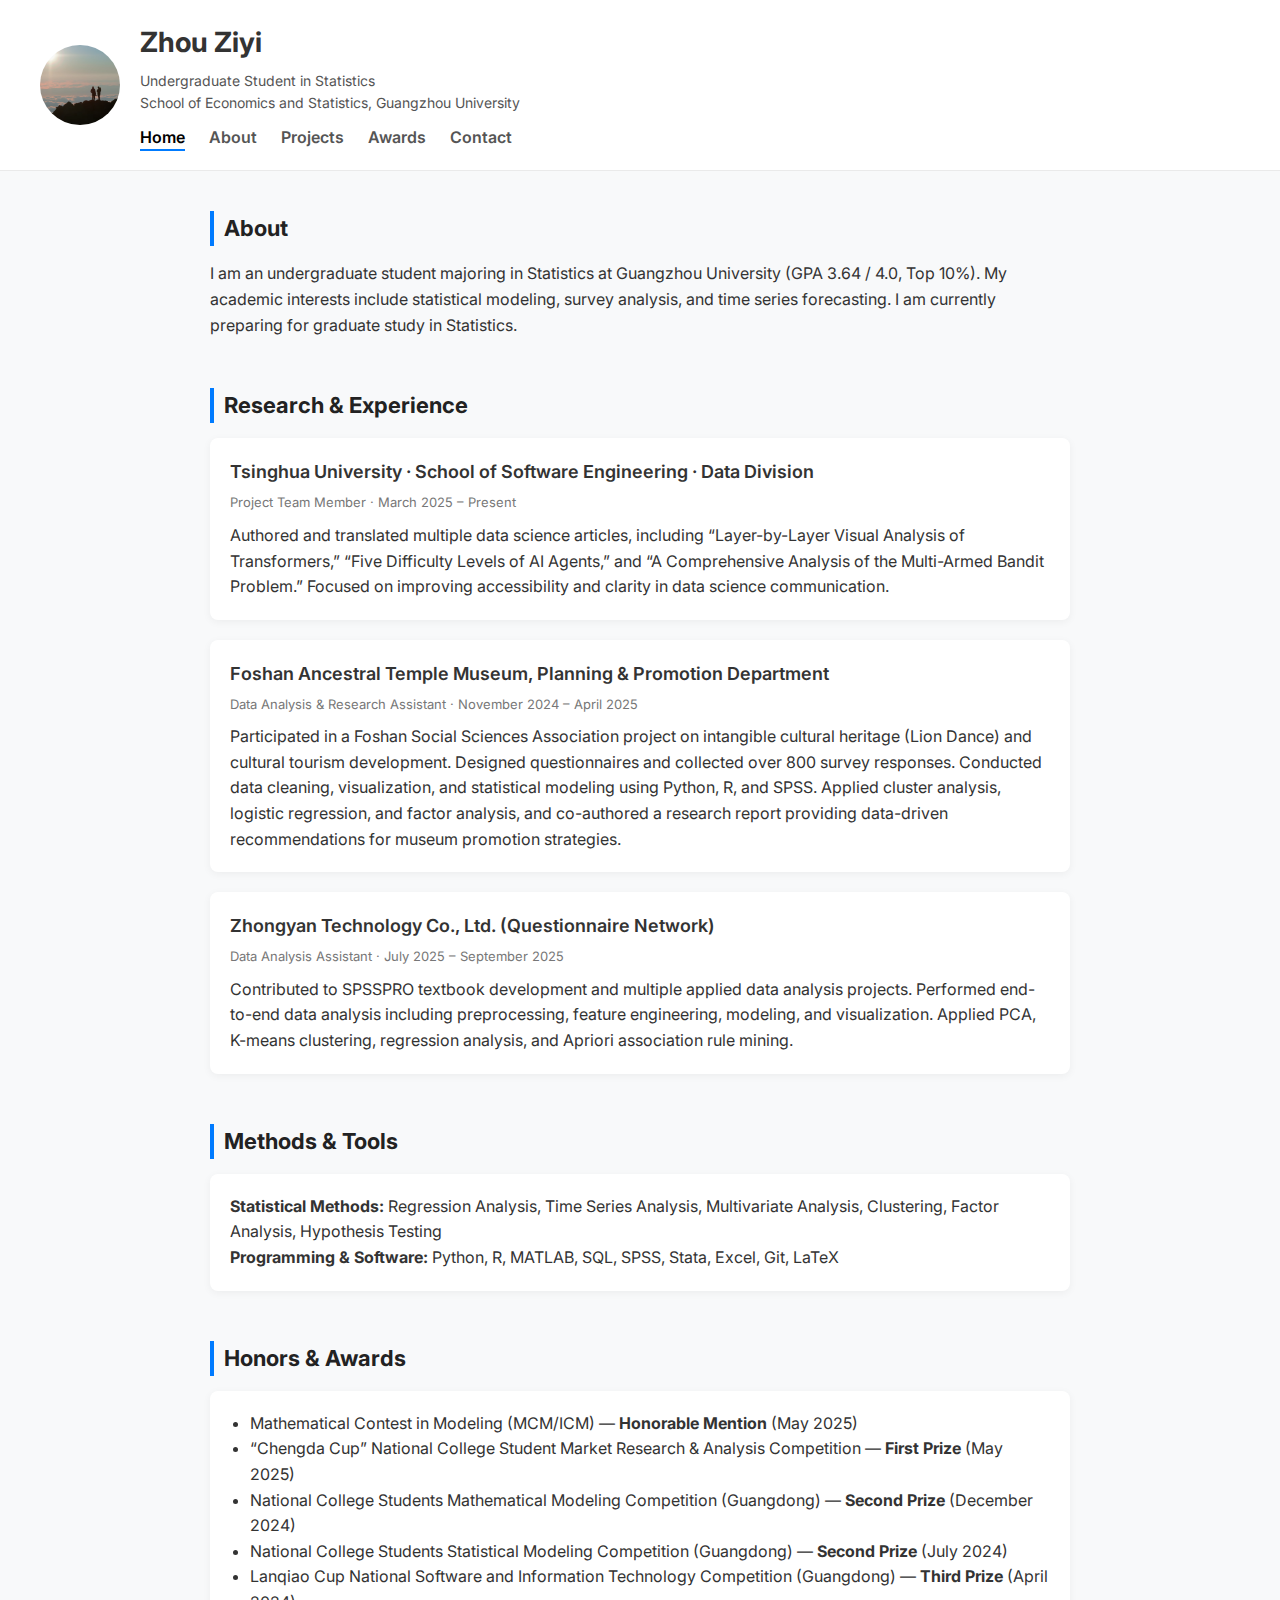
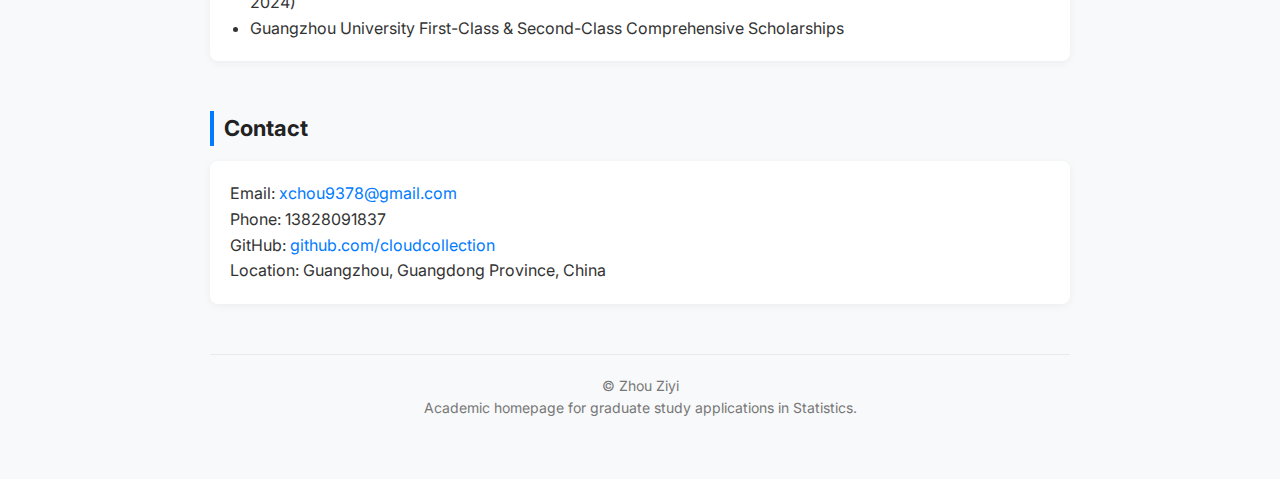
<file: index.html>
<!DOCTYPE html>
<html lang="en">
<head>
<meta charset="UTF-8">
<title>Zhou Ziyi | Statistics</title>
<meta name="viewport" content="width=device-width, initial-scale=1.0">
<meta name="description" content="Zhou Ziyi, undergraduate student in Statistics at Guangzhou University, with research interests in statistical modeling, survey analysis, and time series analysis.">
<link href="https://fonts.googleapis.com/css2?family=Inter:wght@400;600;700&display=swap" rel="stylesheet">
<style>
  /* 原样式不变 */
  * { margin:0; padding:0; box-sizing:border-box; font-family: 'Inter', sans-serif; }
  body { line-height:1.6; background:#f8f9fa; color:#333; }
  a { text-decoration:none; color:#007bff; }
  a:hover { text-decoration:underline; }

  header { display:flex; align-items:center; padding:20px 40px; background:#fff; border-bottom:1px solid #eaeaea; }
  header .photo { width:80px; height:80px; border-radius:50%; object-fit:cover; }
  header .info { margin-left:20px; }
  header .info h1 { font-size:28px; font-weight:700; margin-bottom:5px; }
  header .info p { font-size:14px; color:#555; }
  header nav { margin-top:10px; }
  header nav a { margin-right:20px; font-weight:600; color:#555; }
  header nav a.active { color:#000; border-bottom:2px solid #007bff; padding-bottom:2px; }

  .container { max-width:900px; margin:40px auto; padding:0 20px; }

  section { margin-bottom:50px; }
  section h2 { font-size:22px; font-weight:700; color:#222; margin-bottom:15px; border-left:4px solid #007bff; padding-left:10px; }

  .card { background:#fff; padding:20px; margin-bottom:20px; border-radius:8px; box-shadow:0 2px 8px rgba(0,0,0,0.05); }
  .card h3 { font-size:18px; font-weight:600; margin-bottom:5px; }
  .card .meta { font-size:13px; color:#777; margin-bottom:10px; }
  .card ul { list-style-type: disc; padding-left:20px; }

  footer { text-align:center; padding:20px; font-size:14px; color:#777; border-top:1px solid #eaeaea; }
</style>
</head>

<body>

<header>
  <img src="assets/ziyi_photo.jpg" alt="Zhou Ziyi" class="photo">
  <div class="info">
    <h1>Zhou Ziyi</h1>
    <p>
      Undergraduate Student in Statistics<br>
      School of Economics and Statistics, Guangzhou University
    </p>
    <nav>
      <a href="index.html" class="active">Home</a>
      <a href="about.html">About</a>
      <a href="projects.html">Projects</a>
      <a href="awards.html">Awards</a>
      <a href="contact.html">Contact</a>
    </nav>
  </div>
</header>

<main class="container">

<!-- About Section -->
<section id="about">
  <h2>About</h2>
  <p>
    I am an undergraduate student majoring in Statistics at Guangzhou University (GPA 3.64 / 4.0, Top 10%). 
    My academic interests include statistical modeling, survey analysis, and time series forecasting. 
    I am currently preparing for graduate study in Statistics.
  </p>
</section>

<!-- Research & Experience Section -->
<section id="experience">
  <h2>Research & Experience</h2>

  <div class="card">
    <h3>Tsinghua University · School of Software Engineering · Data Division</h3>
    <p class="meta">Project Team Member · March 2025 – Present</p>
    <p>
      Authored and translated multiple data science articles, including 
      “Layer-by-Layer Visual Analysis of Transformers,” 
      “Five Difficulty Levels of AI Agents,” and 
      “A Comprehensive Analysis of the Multi-Armed Bandit Problem.” 
      Focused on improving accessibility and clarity in data science communication.
    </p>
  </div>

  <div class="card">
    <h3>Foshan Ancestral Temple Museum, Planning & Promotion Department</h3>
    <p class="meta">Data Analysis & Research Assistant · November 2024 – April 2025</p>
    <p>
      Participated in a Foshan Social Sciences Association project on intangible cultural heritage (Lion Dance) 
      and cultural tourism development. Designed questionnaires and collected over 800 survey responses. 
      Conducted data cleaning, visualization, and statistical modeling using Python, R, and SPSS. 
      Applied cluster analysis, logistic regression, and factor analysis, and co-authored a research report 
      providing data-driven recommendations for museum promotion strategies.
    </p>
  </div>

  <div class="card">
    <h3>Zhongyan Technology Co., Ltd. (Questionnaire Network)</h3>
    <p class="meta">Data Analysis Assistant · July 2025 – September 2025</p>
    <p>
      Contributed to SPSSPRO textbook development and multiple applied data analysis projects. 
      Performed end-to-end data analysis including preprocessing, feature engineering, modeling, 
      and visualization. Applied PCA, K-means clustering, regression analysis, and Apriori association rule mining.
    </p>
  </div>
</section>

<!-- Methods Section -->
<section id="methods">
  <h2>Methods & Tools</h2>
  <div class="card">
    <p>
      <strong>Statistical Methods:</strong> Regression Analysis, Time Series Analysis, Multivariate Analysis, 
      Clustering, Factor Analysis, Hypothesis Testing
    </p>
    <p>
      <strong>Programming & Software:</strong> Python, R, MATLAB, SQL, SPSS, Stata, Excel, Git, LaTeX
    </p>
  </div>
</section>

<!-- Honors Section -->
<section id="honors">
  <h2>Honors & Awards</h2>
  <div class="card">
    <ul>
      <li>Mathematical Contest in Modeling (MCM/ICM) — <strong>Honorable Mention</strong> (May 2025)</li>
      <li>“Chengda Cup” National College Student Market Research & Analysis Competition — <strong>First Prize</strong> (May 2025)</li>
      <li>National College Students Mathematical Modeling Competition (Guangdong) — <strong>Second Prize</strong> (December 2024)</li>
      <li>National College Students Statistical Modeling Competition (Guangdong) — <strong>Second Prize</strong> (July 2024)</li>
      <li>Lanqiao Cup National Software and Information Technology Competition (Guangdong) — <strong>Third Prize</strong> (April 2024)</li>
      <li>Guangzhou University First-Class & Second-Class Comprehensive Scholarships</li>
    </ul>
  </div>
</section>

<!-- Contact Section -->
<section id="contact">
  <h2>Contact</h2>
  <div class="card">
    <p>Email: <a href="mailto:xchou9378@gmail.com">xchou9378@gmail.com</a></p>
    <p>Phone: 13828091837</p>
    <p>GitHub: <a href="https://github.com/cloudcollection" target="_blank">github.com/cloudcollection</a></p>
    <p>Location: Guangzhou, Guangdong Province, China</p>
  </div>
</section>

<footer>
  <p>© Zhou Ziyi</p>
  <p>Academic homepage for graduate study applications in Statistics.</p>
</footer>

</main>
</body>
</html>
</file>
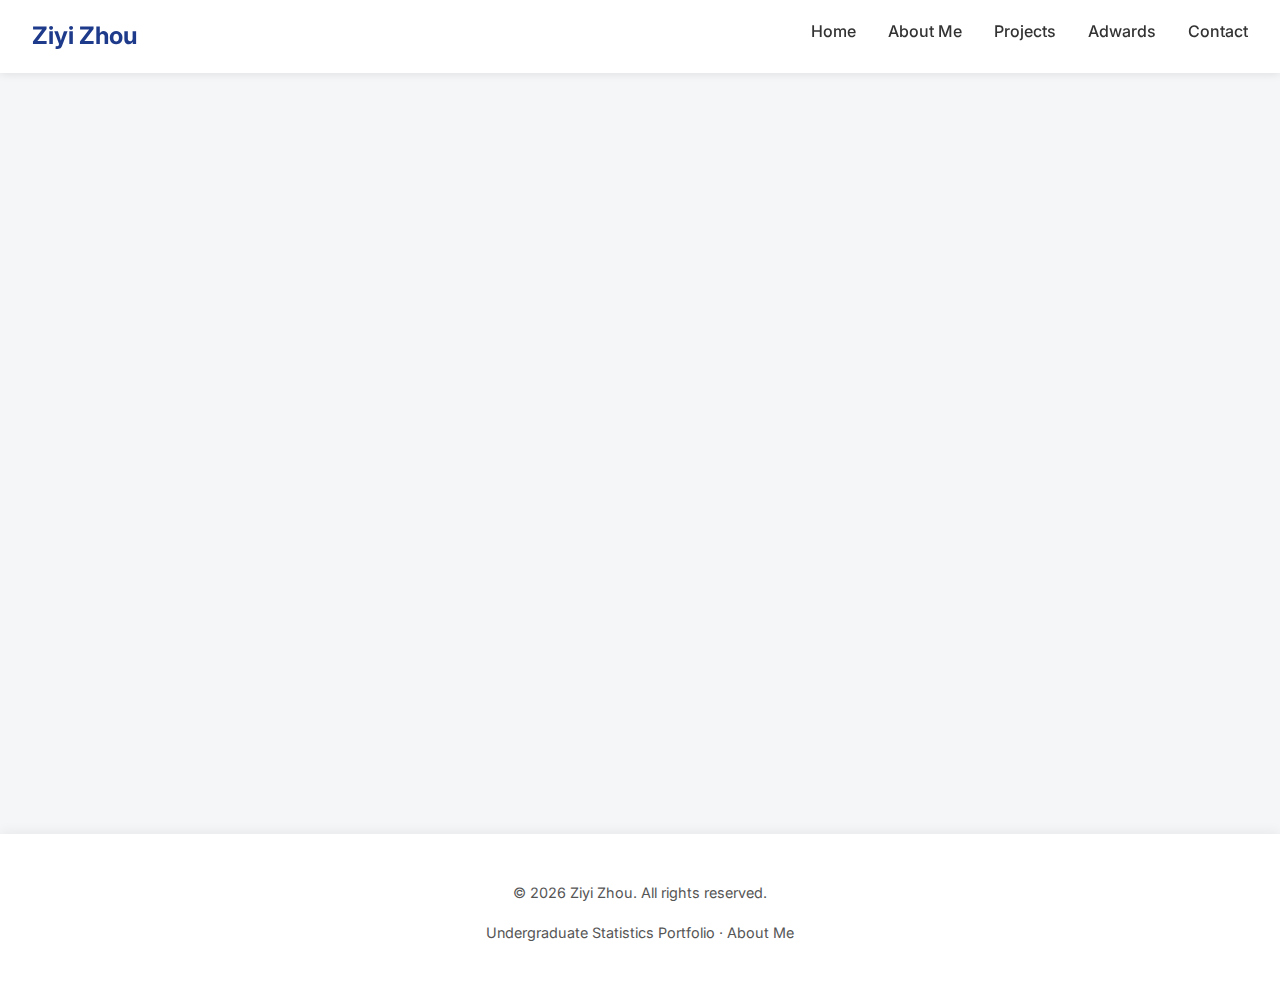
<file: about.html>
<!DOCTYPE html>
<html lang="en">
<head>
<meta charset="UTF-8">
<meta name="viewport" content="width=device-width, initial-scale=1.0">
<title>About Me | Ziyi Zhou</title>
<link href="https://fonts.googleapis.com/css2?family=Inter:wght@300;400;500;600;700&display=swap" rel="stylesheet">
<style>
  /* 全局样式 */
  body {
    margin:0; font-family:'Inter',sans-serif; line-height:1.7; background:#f4f6f8; color:#333;
  }
  a { text-decoration:none; color:inherit; }
  header { background:#fff; box-shadow:0 2px 8px rgba(0,0,0,0.08); display:flex; justify-content:space-between; align-items:center; padding:1rem 2rem; position:sticky; top:0; z-index:10; }
  header .logo { font-weight:700; font-size:1.5rem; color:#1e3a8a; }
  nav ul { display:flex; gap:2rem; list-style:none; margin:0; padding:0; }
  nav ul li a { font-weight:500; color:#333; transition:color 0.2s; }
  nav ul li a:hover { color:#1e3a8a; }

  /* 主体布局 */
  main { max-width:1200px; margin:4rem auto; padding:0 1rem; display:grid; grid-template-columns:1fr 1fr; gap:2rem; }
  @media(max-width:900px){ main{grid-template-columns:1fr;} }

  /* 卡片风格 */
  .card {
    background:#fff; border-radius:16px; padding:2rem; box-shadow:0 10px 20px rgba(0,0,0,0.08);
    transition:transform 0.3s, box-shadow 0.3s; opacity:0; transform:translateY(30px); animation:fadeInUp 0.6s forwards;
  }
  .card:hover { transform:translateY(-5px); box-shadow:0 16px 36px rgba(0,0,0,0.12); }
  @keyframes fadeInUp { to{opacity:1; transform:translateY(0);} }

  /* 头像 */
  .profile-avatar { width:180px; height:180px; border-radius:50%; object-fit:cover; border:4px solid #1e3a8a; box-shadow:0 8px 18px rgba(0,0,0,0.15); display:block; margin:0 auto 1rem; opacity:0; animation:fadeInScale 0.8s forwards; }
  .avatar-circle { width:180px; height:180px; border-radius:50%; background:#1e3a8a; color:#fff; display:flex; align-items:center; justify-content:center; font-size:3rem; margin:0 auto 1rem; box-shadow:0 8px 18px rgba(0,0,0,0.15); }
  @keyframes fadeInScale { to{opacity:1; transform:scale(1);} }

  /* 标题和文本 */
  h1 { font-size:2rem; margin:0.5rem 0; color:#111; }
  h2 { font-size:1.5rem; margin:1rem 0; color:#1e3a8a; }
  p { margin-bottom:1rem; }
  ul { padding-left:1.2rem; }
  li { margin-bottom:0.6rem; }
  blockquote { font-style:italic; color:#555; border-left:4px solid #1e3a8a; padding-left:1rem; background:#f6f7fb; border-radius:12px; margin:2rem 0; }

  /* 教育卡片 */
  .edu-logo { width:60px; height:60px; border-radius:50%; object-fit:cover; border:2px solid #1e3a8a; margin-right:0.5rem; transition:transform 0.3s; }
  .edu-logo:hover { transform:scale(1.1); }
  .edu-header { display:flex; align-items:center; margin-bottom:1rem; }

  /* Footer */
  footer { padding:2rem 0; text-align:center; background:#fff; box-shadow:0 -2px 12px rgba(0,0,0,0.06); color:#555; font-size:0.9rem; margin-top:4rem; }

</style>
</head>
<body>
<header>
  <a href="index.html" class="logo">Ziyi Zhou</a>
  <nav>
    <ul>
      <li><a href="index.html">Home</a></li>
      <li><a href="about.html">About Me</a></li>
      <li><a href="projects.html">Projects</a></li>
      <li><a href="adwards.html">Adwards</a></li>
      <li><a href="contact.html">Contact</a></li>
    </ul>
  </nav>
</header>

<main>
  <!-- 左侧简介卡片 -->
  <div class="card">
    <img src="assets/images/avatar.jpg" alt="Ziyi Zhou" class="profile-avatar" onerror="this.style.display='none'; this.nextElementSibling.style.display='flex';">
    <div class="avatar-circle" style="display:none;">ZZ</div>
    <h1>Ziyi Zhou</h1>
    <p>Undergraduate in Statistics · Data Analysis Enthusiast</p>
    <p>Focused on data analysis, Bayesian statistics, and visualization. I aim to extract insights from complex datasets and present them clearly.</p>
    <blockquote>
      Data does not lie, but it requires proper interpretation. Statistical methods help us extract valuable information from uncertainty and make better-informed decisions.
    </blockquote>
  </div>

  <!-- 右侧教育和研究兴趣卡片 -->
  <div class="card">
    <h2>Education</h2>
    <div class="edu-header">
      <img src="assets/images/gzhu-logo.png" alt="Guangzhou University Logo" class="edu-logo" onerror="this.style.display='none';">
      <div>
        <strong>B.Sc. in Statistics</strong><br>
        Guangzhou University · 2022 - 2026 (Expected)
      </div>
    </div>
    <p>Courses: Probability & Statistics, Regression Analysis, Multivariate Analysis, Time Series Analysis, R & Python Data Analysis, Bayesian Statistics, Experimental Design.</p>

    <h2>Research Interests</h2>
    <ul>
      <li><strong>Bayesian Statistics</strong>: Probabilistic modeling and inference using prior knowledge and data.</li>
      <li><strong>Data Visualization</strong>: Clear charts using R/ggplot2 & Python/Matplotlib.</li>
      <li><strong>Programming & Data Processing</strong>: Proficient in R (tidyverse) & Python (pandas, NumPy, scikit-learn).</li>
      <li><strong>Experimental Design & Hypothesis Testing</strong>: Designing experiments and applying statistical tests.</li>
    </ul>
  </div>
</main>

<footer>
  <p>© <span id="year"></span> Ziyi Zhou. All rights reserved.</p>
  <p>Undergraduate Statistics Portfolio · About Me</p>
</footer>

<script>
  document.getElementById('year').textContent = new Date().getFullYear();
</script>
</body>
</html>
</file>
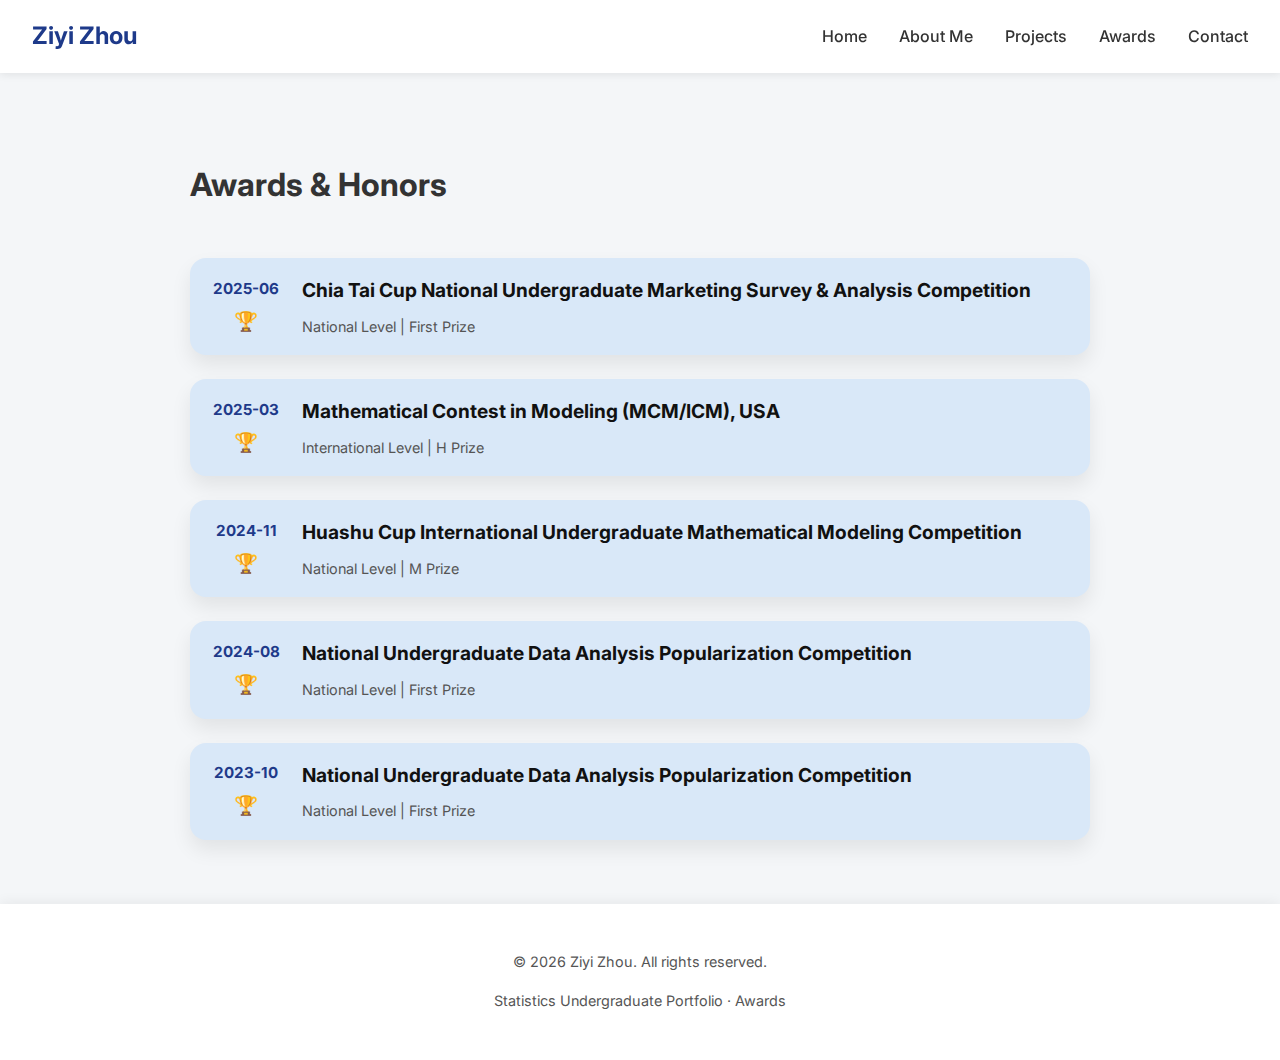
<file: adwards.html>
<!DOCTYPE html>
<html lang="en">
<head>
<meta charset="UTF-8">
<meta name="viewport" content="width=device-width, initial-scale=1.0">
<title>Awards | Ziyi Zhou</title>
<link href="https://fonts.googleapis.com/css2?family=Inter:wght@300;400;500;600;700&display=swap" rel="stylesheet">
<style>
  body {
    margin:0; font-family:'Inter',sans-serif; line-height:1.7; background:#f4f6f8; color:#333;
  }
  a { text-decoration:none; color:inherit; }

  header { background:#fff; box-shadow:0 2px 8px rgba(0,0,0,0.08); display:flex; justify-content:space-between; align-items:center; padding:1rem 2rem; position:sticky; top:0; z-index:10; }
  header .logo { font-weight:700; font-size:1.5rem; color:#1e3a8a; }
  nav ul { display:flex; gap:2rem; list-style:none; margin:0; padding:0; }
  nav ul li a { font-weight:500; color:#333; transition:color 0.2s; }
  nav ul li a:hover { color:#1e3a8a; }

  main { max-width:900px; margin:4rem auto; padding:0 1rem; display:flex; flex-direction:column; gap:1.5rem; }

  .card {
    background:#d9e8f8; border-radius:16px; padding:1rem; box-shadow:0 10px 20px rgba(0,0,0,0.08);
    display:flex; gap:1rem; align-items:center;
    opacity:0; transform:translateY(30px);
    transition:transform 0.5s, box-shadow 0.5s, opacity 0.5s;
  }
  .card.visible { opacity:1; transform:translateY(0);}
  .card:hover { transform:translateY(-5px); box-shadow:0 16px 36px rgba(0,0,0,0.12); }

  .card .time {
    min-width:80px;
    font-weight:700;
    text-align:center;
    color:#1e3a8a;
    font-size:0.95rem;
    display:flex;
    flex-direction:column;
    align-items:center;
    justify-content:center;
  }
  .card .time .trophy { font-size:1.2rem; margin-top:0.2rem; }

  .card .content h2 { margin:0 0 0.5rem 0; font-size:1.2rem; color:#111; }
  .card .content .meta { font-size:0.9rem; color:#555; }

  footer { padding:2rem 0; text-align:center; background:#fff; box-shadow:0 -2px 12px rgba(0,0,0,0.06); color:#555; font-size:0.9rem; margin-top:4rem; }

  @media(max-width:600px){
    header { padding:1rem; }
    main { padding:0 1rem; }
    .card { flex-direction:column; align-items:flex-start; }
    .card .time { min-width:auto; flex-direction:row; gap:0.5rem; }
  }
</style>
</head>
<body>
<header>
  <a href="index.html" class="logo">Ziyi Zhou</a>
  <nav>
    <ul>
      <li><a href="index.html">Home</a></li>
      <li><a href="about.html">About Me</a></li>
      <li><a href="projects.html">Projects</a></li>
      <li><a href="awards.html">Awards</a></li>
      <li><a href="contact.html">Contact</a></li>
    </ul>
  </nav>
</header>

<main>
  <h1>Awards & Honors</h1>

  <!-- Example Award Card -->
  <div class="card">
    <div class="time">
      2025-06
      <div class="trophy">🏆</div>
    </div>
    <div class="content">
      <h2>Chia Tai Cup National Undergraduate Marketing Survey & Analysis Competition</h2>
      <div class="meta">National Level | First Prize</div>
    </div>
  </div>

  <div class="card">
    <div class="time">
      2025-03
      <div class="trophy">🏆</div>
    </div>
    <div class="content">
      <h2>Mathematical Contest in Modeling (MCM/ICM), USA</h2>
      <div class="meta">International Level | H Prize</div>
    </div>
  </div>

  <div class="card">
    <div class="time">
      2024-11
      <div class="trophy">🏆</div>
    </div>
    <div class="content">
      <h2>Huashu Cup International Undergraduate Mathematical Modeling Competition</h2>
      <div class="meta">National Level | M Prize</div>
    </div>
  </div>

  <div class="card">
    <div class="time">
      2024-08
      <div class="trophy">🏆</div>
    </div>
    <div class="content">
      <h2>National Undergraduate Data Analysis Popularization Competition</h2>
      <div class="meta">National Level | First Prize</div>
    </div>
  </div>

  <div class="card">
    <div class="time">
      2023-10
      <div class="trophy">🏆</div>
    </div>
    <div class="content">
      <h2>National Undergraduate Data Analysis Popularization Competition</h2>
      <div class="meta">National Level | First Prize</div>
    </div>
  </div>

</main>

<footer>
  <p>© <span id="year"></span> Ziyi Zhou. All rights reserved.</p>
  <p>Statistics Undergraduate Portfolio · Awards</p>
</footer>

<script>
  document.getElementById('year').textContent = new Date().getFullYear();

  const cards = document.querySelectorAll('.card');
  const observer = new IntersectionObserver(entries => {
    entries.forEach(entry => {
      if(entry.isIntersecting){
        entry.target.classList.add('visible');
        observer.unobserve(entry.target);
      }
    });
  }, {threshold:0.2});
  cards.forEach(card => observer.observe(card));
</script>
</body>
</html>
</file>
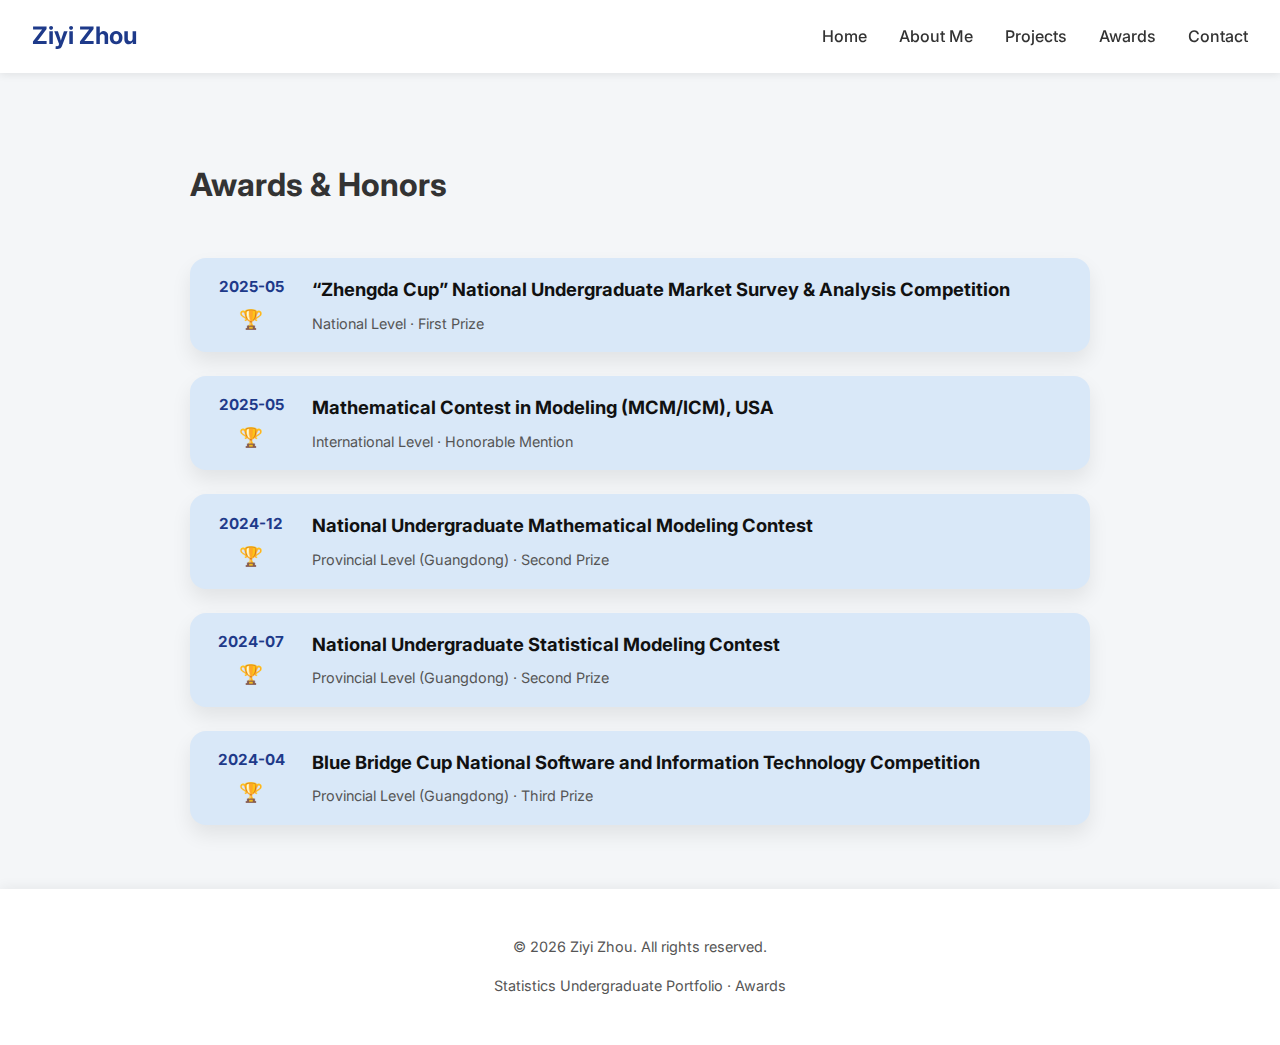
<file: awards.html>
<!DOCTYPE html>
<html lang="en">
<head>
<meta charset="UTF-8">
<meta name="viewport" content="width=device-width, initial-scale=1.0">
<title>Awards | Ziyi Zhou</title>
<link href="https://fonts.googleapis.com/css2?family=Inter:wght@300;400;500;600;700&display=swap" rel="stylesheet">
<style>
  body {
    margin:0; font-family:'Inter',sans-serif; line-height:1.7; background:#f4f6f8; color:#333;
  }
  a { text-decoration:none; color:inherit; }

  header {
    background:#fff;
    box-shadow:0 2px 8px rgba(0,0,0,0.08);
    display:flex;
    justify-content:space-between;
    align-items:center;
    padding:1rem 2rem;
    position:sticky;
    top:0;
    z-index:10;
  }
  header .logo { font-weight:700; font-size:1.5rem; color:#1e3a8a; }
  nav ul { display:flex; gap:2rem; list-style:none; margin:0; padding:0; }
  nav ul li a { font-weight:500; color:#333; transition:color 0.2s; }
  nav ul li a:hover { color:#1e3a8a; }

  main {
    max-width:900px;
    margin:4rem auto;
    padding:0 1rem;
    display:flex;
    flex-direction:column;
    gap:1.5rem;
  }

  .card {
    background:#d9e8f8;
    border-radius:16px;
    padding:1rem;
    box-shadow:0 10px 20px rgba(0,0,0,0.08);
    display:flex;
    gap:1rem;
    align-items:center;
    opacity:0;
    transform:translateY(30px);
    transition:transform 0.5s, box-shadow 0.5s, opacity 0.5s;
  }
  .card.visible { opacity:1; transform:translateY(0); }
  .card:hover { transform:translateY(-5px); box-shadow:0 16px 36px rgba(0,0,0,0.12); }

  .card .time {
    min-width:90px;
    font-weight:700;
    text-align:center;
    color:#1e3a8a;
    font-size:0.95rem;
    display:flex;
    flex-direction:column;
    align-items:center;
    justify-content:center;
  }
  .card .time .trophy { font-size:1.2rem; margin-top:0.2rem; }

  .card .content h2 {
    margin:0 0 0.4rem 0;
    font-size:1.15rem;
    color:#111;
  }
  .card .content .meta {
    font-size:0.9rem;
    color:#555;
  }

  footer {
    padding:2rem 0;
    text-align:center;
    background:#fff;
    box-shadow:0 -2px 12px rgba(0,0,0,0.06);
    color:#555;
    font-size:0.9rem;
    margin-top:4rem;
  }

  @media(max-width:600px){
    header { padding:1rem; }
    .card { flex-direction:column; align-items:flex-start; }
    .card .time { min-width:auto; flex-direction:row; gap:0.5rem; }
  }
</style>
</head>
<body>

<header>
  <a href="index.html" class="logo">Ziyi Zhou</a>
  <nav>
    <ul>
      <li><a href="index.html">Home</a></li>
      <li><a href="about.html">About Me</a></li>
      <li><a href="projects.html">Projects</a></li>
      <li><a href="awards.html">Awards</a></li>
      <li><a href="contact.html">Contact</a></li>
    </ul>
  </nav>
</header>

<main>
  <h1>Awards & Honors</h1>

  <!-- Chia Tai Cup -->
  <div class="card">
    <div class="time">
      2025-05
      <div class="trophy">🏆</div>
    </div>
    <div class="content">
      <h2>“Zhengda Cup” National Undergraduate Market Survey & Analysis Competition</h2>
      <div class="meta">National Level · First Prize</div>
    </div>
  </div>

  <!-- MCM/ICM -->
  <div class="card">
    <div class="time">
      2025-05
      <div class="trophy">🏆</div>
    </div>
    <div class="content">
      <h2>Mathematical Contest in Modeling (MCM/ICM), USA</h2>
      <div class="meta">International Level · Honorable Mention</div>
    </div>
  </div>

  <!-- National Mathematical Modeling -->
  <div class="card">
    <div class="time">
      2024-12
      <div class="trophy">🏆</div>
    </div>
    <div class="content">
      <h2>National Undergraduate Mathematical Modeling Contest</h2>
      <div class="meta">Provincial Level (Guangdong) · Second Prize</div>
    </div>
  </div>

  <!-- Statistical Modeling -->
  <div class="card">
    <div class="time">
      2024-07
      <div class="trophy">🏆</div>
    </div>
    <div class="content">
      <h2>National Undergraduate Statistical Modeling Contest</h2>
      <div class="meta">Provincial Level (Guangdong) · Second Prize</div>
    </div>
  </div>

  <!-- Blue Bridge Cup -->
  <div class="card">
    <div class="time">
      2024-04
      <div class="trophy">🏆</div>
    </div>
    <div class="content">
      <h2>Blue Bridge Cup National Software and Information Technology Competition</h2>
      <div class="meta">Provincial Level (Guangdong) · Third Prize</div>
    </div>
  </div>

</main>

<footer>
  <p>© <span id="year"></span> Ziyi Zhou. All rights reserved.</p>
  <p>Statistics Undergraduate Portfolio · Awards</p>
</footer>

<script>
  document.getElementById('year').textContent = new Date().getFullYear();

  const cards = document.querySelectorAll('.card');
  const observer = new IntersectionObserver(entries => {
    entries.forEach(entry => {
      if(entry.isIntersecting){
        entry.target.classList.add('visible');
        observer.unobserve(entry.target);
      }
    });
  }, { threshold: 0.2 });

  cards.forEach(card => observer.observe(card));
</script>

</body>
</html>
</file>
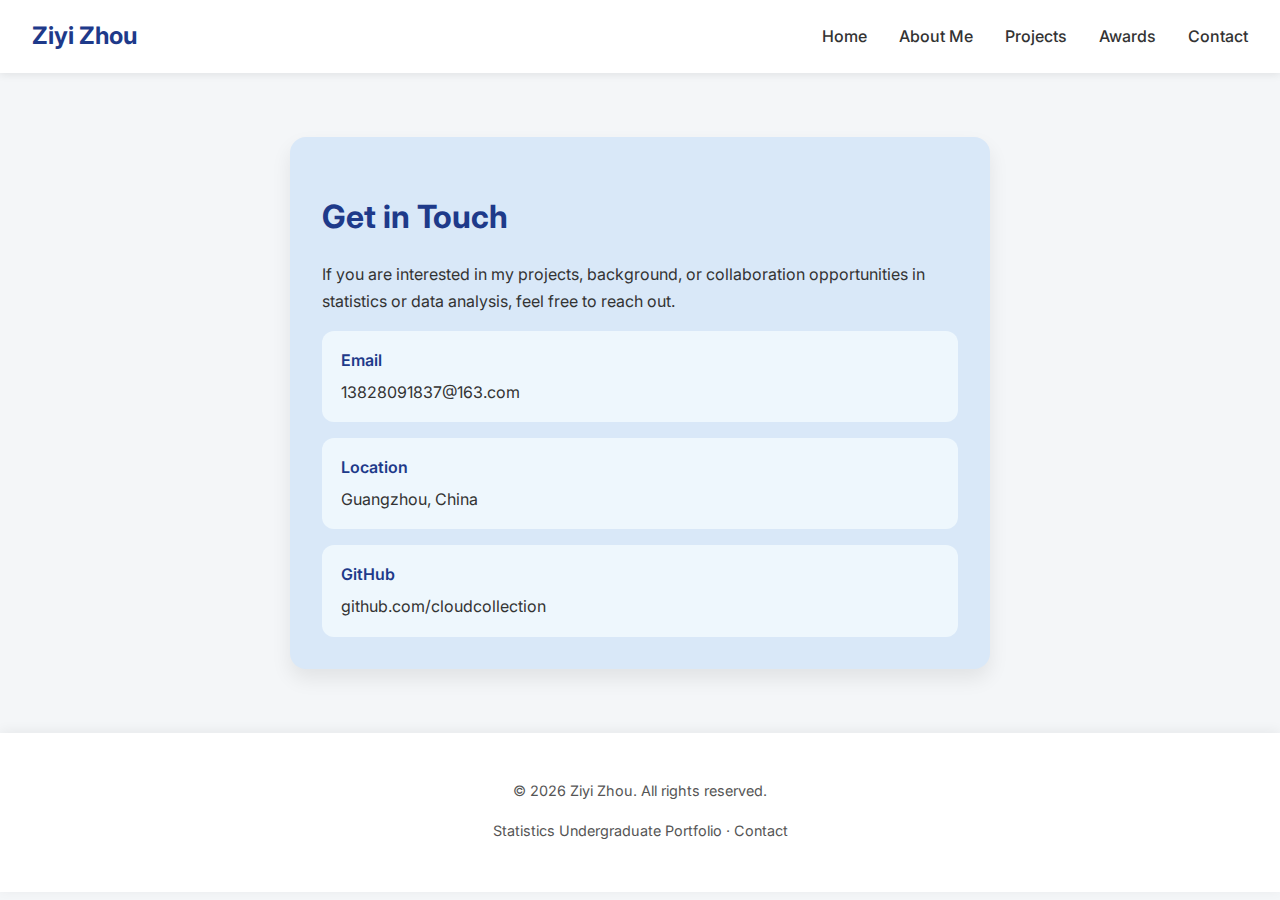
<file: contact.html>
<!DOCTYPE html>
<html lang="en">
<head>
<meta charset="UTF-8">
<meta name="viewport" content="width=device-width, initial-scale=1.0">
<title>Contact | Ziyi Zhou</title>
<link href="https://fonts.googleapis.com/css2?family=Inter:wght@300;400;500;600;700&display=swap" rel="stylesheet">
<style>
  body {
    margin:0; font-family:'Inter',sans-serif; line-height:1.7; background:#f4f6f8; color:#333;
  }
  a { text-decoration:none; color:inherit; }
  header { background:#fff; box-shadow:0 2px 8px rgba(0,0,0,0.08); display:flex; justify-content:space-between; align-items:center; padding:1rem 2rem; position:sticky; top:0; z-index:10; }
  header .logo { font-weight:700; font-size:1.5rem; color:#1e3a8a; }
  nav ul { display:flex; gap:2rem; list-style:none; margin:0; padding:0; }
  nav ul li a { font-weight:500; color:#333; transition:color 0.2s; }
  nav ul li a:hover { color:#1e3a8a; }

  main { max-width:700px; margin:4rem auto; padding:0 1rem; display:flex; flex-direction:column; gap:2rem; }

  /* 卡片风格（浅蓝色 + 动效） */
  .card {
    background:#d9e8f8; border-radius:16px; padding:2rem; box-shadow:0 10px 20px rgba(0,0,0,0.08);
    transition:transform 0.5s, box-shadow 0.5s, opacity 0.5s;
    opacity:0; transform:translateY(30px);
  }
  .card.visible {
    opacity:1;
    transform:translateY(0);
  }
  .card:hover { transform:translateY(-5px); box-shadow:0 16px 36px rgba(0,0,0,0.12); }

  h1 { font-size:2rem; margin-bottom:1rem; color:#1e3a8a; }
  h2 { font-size:1.5rem; margin-bottom:1rem; color:#1e3a8a; }
  p { margin-bottom:1rem; }

  .contact-info { list-style:none; padding:0; margin:0; display:flex; flex-direction:column; gap:1rem; }
  .contact-info li { display:flex; flex-direction:column; background:#eef7fd; padding:1rem 1.2rem; border-radius:12px; }
  .contact-label { font-weight:600; margin-bottom:0.3rem; color:#1e3a8a; }

  footer { padding:2rem 0; text-align:center; background:#fff; box-shadow:0 -2px 12px rgba(0,0,0,0.06); color:#555; font-size:0.9rem; margin-top:4rem; }
</style>
</head>
<body>
<header>
  <a href="index.html" class="logo">Ziyi Zhou</a>
  <nav>
    <ul>
      <li><a href="index.html">Home</a></li>
      <li><a href="about.html">About Me</a></li>
      <li><a href="projects.html">Projects</a></li>
      <li><a href="adards.html">Awards</a></li>
      <li><a href="contact.html">Contact</a></li>
    </ul>
  </nav>
</header>

<main>
  <div class="card">
    <h1>Get in Touch</h1>
    <p>If you are interested in my projects, background, or collaboration opportunities in statistics or data analysis, feel free to reach out.</p>

    <ul class="contact-info">
      <li>
        <span class="contact-label">Email</span>
        <a href="mailto:13828091837@163.com">13828091837@163.com</a>
      </li>
      <li>
        <span class="contact-label">Location</span>
        <span>Guangzhou, China</span>
      </li>
      <li>
        <span class="contact-label">GitHub</span>
        <a href="https://github.com/cloudcollection" target="_blank">github.com/cloudcollection</a>
      </li>
    </ul>
  </div>
</main>

<footer>
  <p>© <span id="year"></span> Ziyi Zhou. All rights reserved.</p>
  <p>Statistics Undergraduate Portfolio · Contact</p>
</footer>

<script>
  document.getElementById('year').textContent = new Date().getFullYear();

  // 滚动触发动画
  const cards = document.querySelectorAll('.card');
  const observer = new IntersectionObserver(entries => {
    entries.forEach(entry => {
      if(entry.isIntersecting){
        entry.target.classList.add('visible');
        observer.unobserve(entry.target);
      }
    });
  }, {threshold:0.2});

  cards.forEach(card => observer.observe(card));
</script>
</body>
</html>
</file>
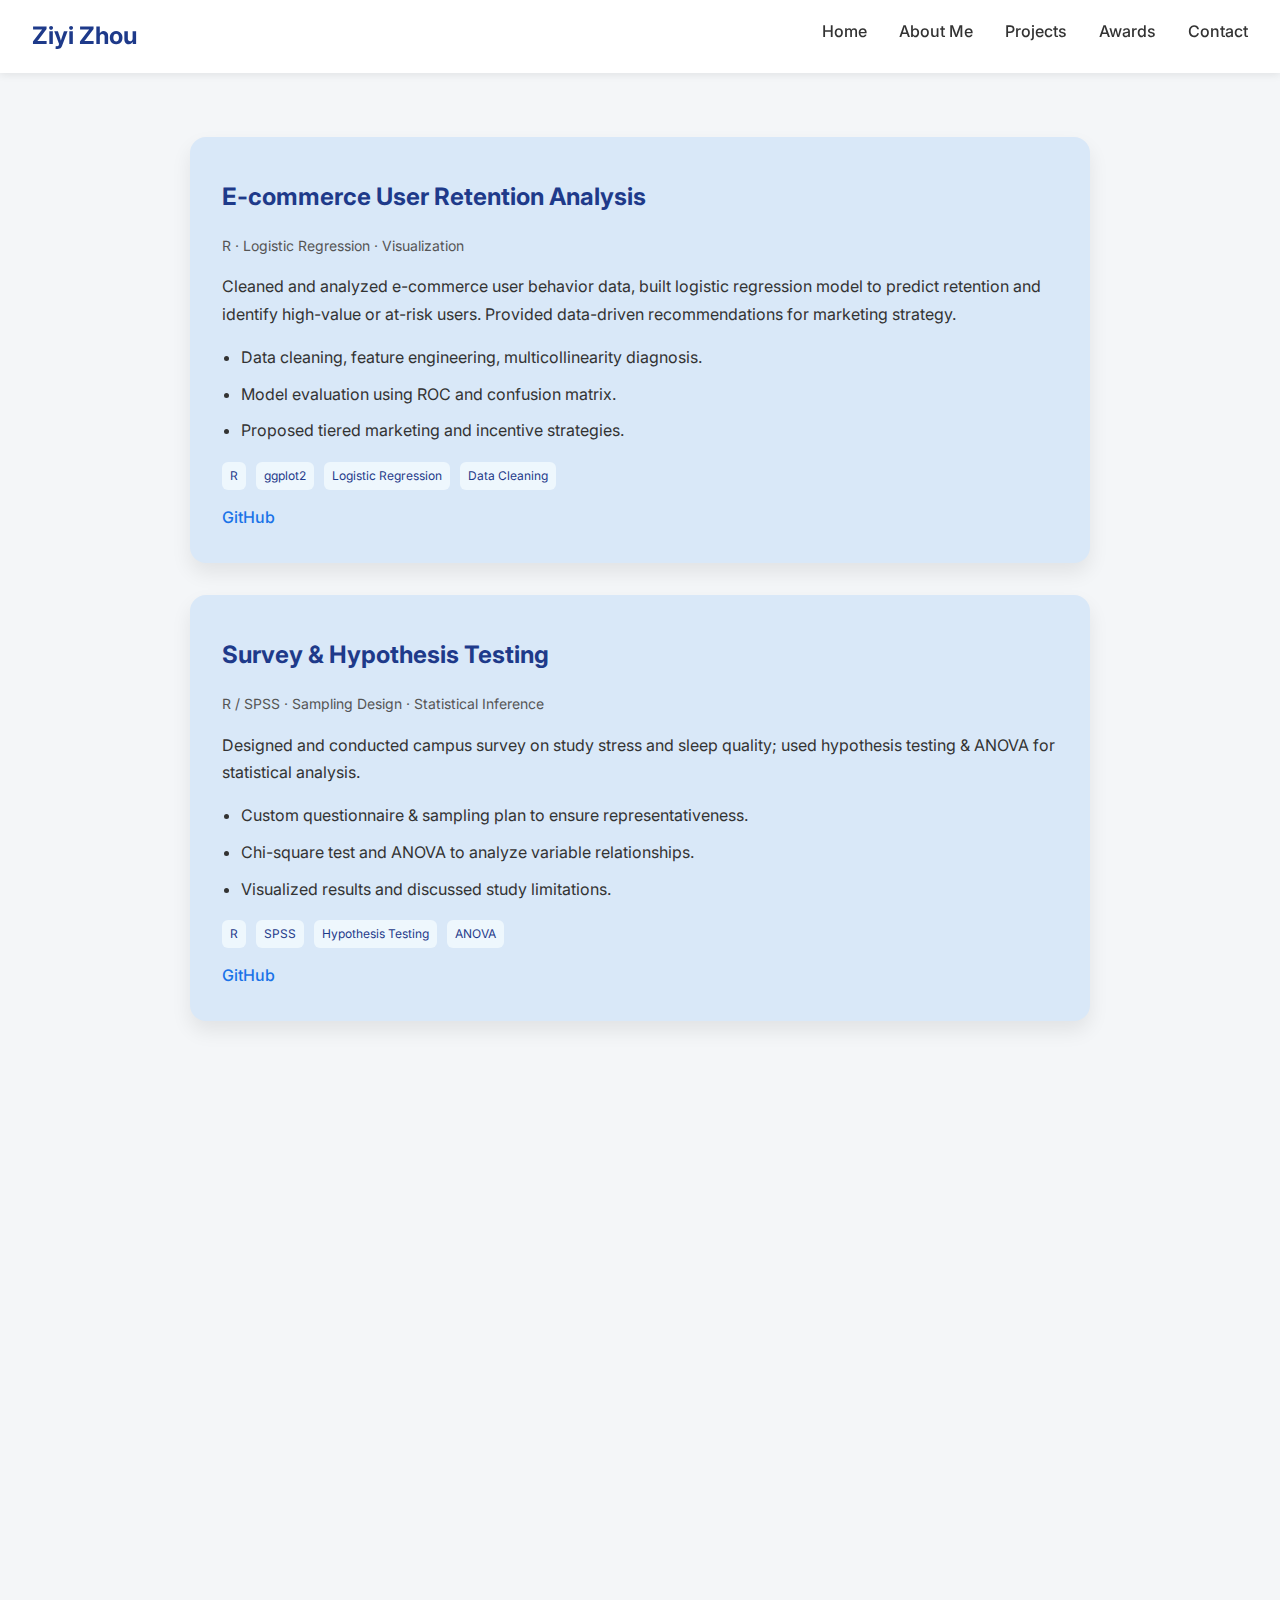
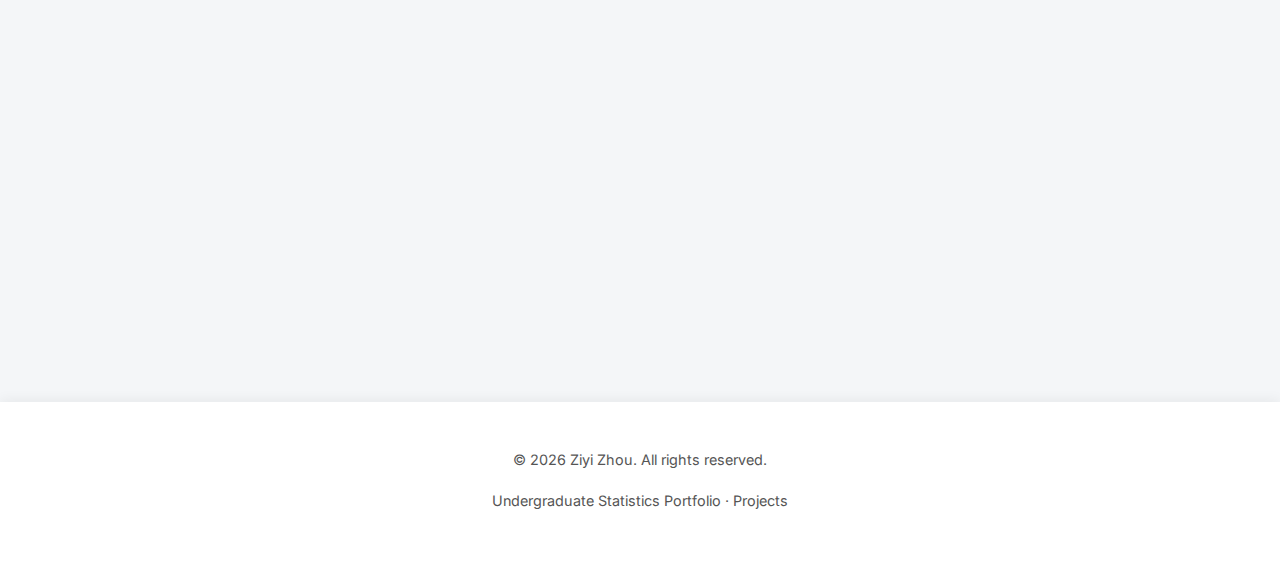
<file: projects.html>
<!DOCTYPE html>
<html lang="en">
<head>
<meta charset="UTF-8">
<title>Projects | Ziyi Zhou</title>
<meta name="viewport" content="width=device-width, initial-scale=1.0">
<link href="https://fonts.googleapis.com/css2?family=Inter:wght@300;400;500;600;700&display=swap" rel="stylesheet">
<style>
  body { margin:0; font-family:'Inter',sans-serif; line-height:1.7; background:#f4f6f8; color:#333; }
  a { text-decoration:none; color:inherit; }
  header { background:#fff; box-shadow:0 2px 8px rgba(0,0,0,0.08); display:flex; justify-content:space-between; align-items:center; padding:1rem 2rem; position:sticky; top:0; z-index:10; flex-wrap:wrap; }
  header .logo { font-weight:700; font-size:1.5rem; color:#1e3a8a; }
  nav ul { display:flex; gap:2rem; list-style:none; margin:0; padding:0; flex-wrap:wrap; }
  nav ul li a { font-weight:500; color:#333; transition:color 0.2s; }
  nav ul li a:hover { color:#1e3a8a; }

  main { max-width:900px; margin:4rem auto; padding:0 1rem; display:flex; flex-direction:column; gap:2rem; }

  .card { background:#d9e8f8; border-radius:16px; padding:2rem; box-shadow:0 10px 20px rgba(0,0,0,0.08);
          transition:transform 0.5s, box-shadow 0.5s, opacity 0.5s; opacity:0; transform:translateY(30px); }
  .card.visible { opacity:1; transform:translateY(0); }
  .card:hover { transform:translateY(-5px); box-shadow:0 16px 36px rgba(0,0,0,0.12); }

  h2 { font-size:1.5rem; margin:0.5rem 0 1rem; color:#1e3a8a; }
  .card-meta { font-size:0.875rem; color:#555; margin-bottom:1rem; }
  p { margin-bottom:1rem; }
  ul { padding-left:1.2rem; margin-bottom:1rem; }
  li { margin-bottom:0.6rem; }

  .tech-tags { margin-top:1rem; }
  .tech-tag { display:inline-block; background:#eef7fd; color:#1e3a8a; font-size:0.75rem; padding:4px 8px; border-radius:6px; margin-right:6px; margin-bottom:6px; }

  .project-links a { display:inline-flex; align-items:center; margin-top:8px; color:#1a73e8; font-weight:500; }
  .project-links svg { width:16px; height:16px; margin-right:4px; }

  footer { padding:2rem 0; text-align:center; background:#fff; box-shadow:0 -2px 12px rgba(0,0,0,0.06); color:#555; font-size:0.9rem; margin-top:4rem; }

  @media(max-width:768px){
    main { padding:0 0.5rem; }
    header { flex-direction:column; align-items:flex-start; }
    nav ul { gap:1rem; }
  }
</style>
</head>
<body>

<header>
  <a href="index.html" class="logo">Ziyi Zhou</a>
  <nav>
    <ul>
      <li><a href="index.html">Home</a></li>
      <li><a href="about.html">About Me</a></li>
      <li><a href="projects.html" class="active">Projects</a></li>
      <li><a href="adwards.html">Awards</a></li>
      <li><a href="contact.html">Contact</a></li>
    </ul>
  </nav>
</header>

<main>
  <!-- Project 1 -->
  <div class="card">
    <h2>E-commerce User Retention Analysis</h2>
    <p class="card-meta">R · Logistic Regression · Visualization</p>
    <p>Cleaned and analyzed e-commerce user behavior data, built logistic regression model to predict retention and identify high-value or at-risk users. Provided data-driven recommendations for marketing strategy.</p>
    <ul>
      <li>Data cleaning, feature engineering, multicollinearity diagnosis.</li>
      <li>Model evaluation using ROC and confusion matrix.</li>
      <li>Proposed tiered marketing and incentive strategies.</li>
    </ul>
    <div class="tech-tags">
      <span class="tech-tag">R</span>
      <span class="tech-tag">ggplot2</span>
      <span class="tech-tag">Logistic Regression</span>
      <span class="tech-tag">Data Cleaning</span>
    </div>
    <div class="project-links">
      <a href="https://github.com/cloudcollection/ecommerce-retention" target="_blank">GitHub</a>
    </div>
  </div>

  <!-- Project 2 -->
  <div class="card">
    <h2>Survey & Hypothesis Testing</h2>
    <p class="card-meta">R / SPSS · Sampling Design · Statistical Inference</p>
    <p>Designed and conducted campus survey on study stress and sleep quality; used hypothesis testing & ANOVA for statistical analysis.</p>
    <ul>
      <li>Custom questionnaire & sampling plan to ensure representativeness.</li>
      <li>Chi-square test and ANOVA to analyze variable relationships.</li>
      <li>Visualized results and discussed study limitations.</li>
    </ul>
    <div class="tech-tags">
      <span class="tech-tag">R</span>
      <span class="tech-tag">SPSS</span>
      <span class="tech-tag">Hypothesis Testing</span>
      <span class="tech-tag">ANOVA</span>
    </div>
    <div class="project-links">
      <a href="https://github.com/cloudcollection/survey-analysis" target="_blank">GitHub</a>
    </div>
  </div>

  <!-- Project 3 -->
  <div class="card">
    <h2>Time Series Forecasting</h2>
    <p class="card-meta">Python · ARIMA · Visualization</p>
    <p>Processed financial time series data in Python, performed stationarity checks, and built ARIMA model for short-term trend forecasting.</p>
    <ul>
      <li>Differencing, ACF/PACF analysis, and model order selection.</li>
      <li>Compared model errors under different parameters.</li>
      <li>Analyzed model limitations and applicability.</li>
    </ul>
    <div class="tech-tags">
      <span class="tech-tag">Python</span>
      <span class="tech-tag">pandas</span>
      <span class="tech-tag">ARIMA</span>
      <span class="tech-tag">Matplotlib</span>
    </div>
    <div class="project-links">
      <a href="https://github.com/cloudcollection/time-series-forecast" target="_blank">GitHub</a>
    </div>
  </div>

  <!-- Project 4 -->
  <div class="card">
    <h2>Multivariate Analysis: PCA & Clustering</h2>
    <p class="card-meta">R · PCA · K-means Clustering</p>
    <p>Performed dimensionality reduction and clustering on high-dimensional data using PCA and K-means. Identified underlying patterns and visualized cluster characteristics.</p>
    <ul>
      <li>Conducted PCA and interpreted component contributions.</li>
      <li>Used elbow method to select optimal cluster number.</li>
      <li>Visualized clusters and analyzed feature distributions.</li>
    </ul>
    <div class="tech-tags">
      <span class="tech-tag">R</span>
      <span class="tech-tag">PCA</span>
      <span class="tech-tag">K-means</span>
      <span class="tech-tag">ggplot2</span>
    </div>
    <div class="project-links">
      <a href="https://github.com/cloudcollection/multivariate-analysis" target="_blank">GitHub</a>
    </div>
  </div>
</main>

<footer>
  <p>© <span id="year"></span> Ziyi Zhou. All rights reserved.</p>
  <p>Undergraduate Statistics Portfolio · Projects</p>
</footer>

<script>
  document.getElementById('year').textContent = new Date().getFullYear();

  // 卡片滚动动画
  const cards = document.querySelectorAll('.card');
  const observer = new IntersectionObserver(entries => {
    entries.forEach(entry => {
      if(entry.isIntersecting){
        entry.target.classList.add('visible');
        observer.unobserve(entry.target);
      }
    });
  }, {threshold:0.2});

  cards.forEach(card => observer.observe(card));
</script>

</body>
</html>
</file>
